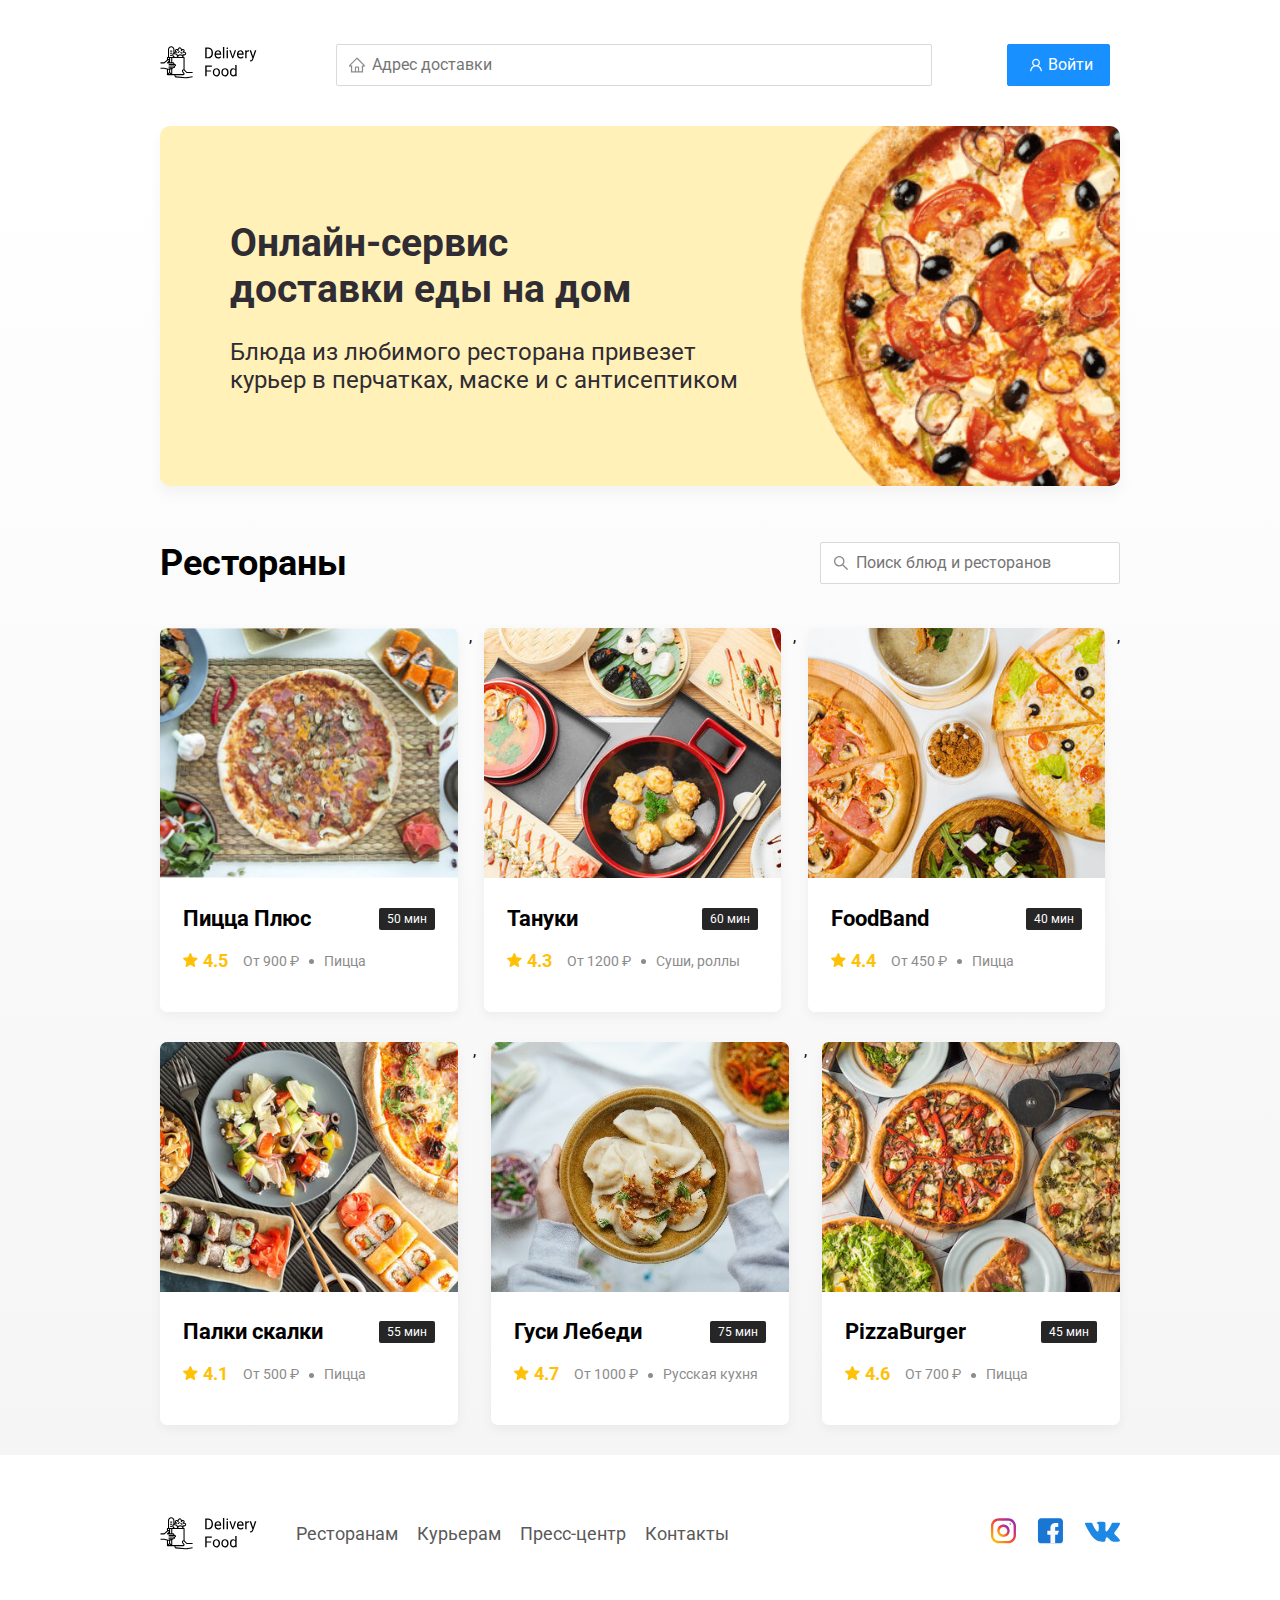
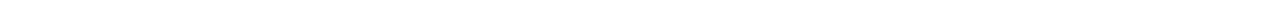
<file: index.html>
<!DOCTYPE html>
<html lang="ru">

<head>
    <meta charset="UTF-8" />
    <meta name="viewport" content="width=device-width, initial-scale=1.0" />
    <title>Delivery Food — доставка еды на дом</title>
    <link href="https://fonts.googleapis.com/css?family=Roboto:400,700&display=swap&subset=cyrillic" rel="stylesheet" />
    <link rel="stylesheet" href="css/normalize.css" />
    <link rel="stylesheet" href="css/style.css" />
    <script src="js/auth.js" defer></script>
    <script src="js/partners.js" defer></script>
</head>

<body>
    <div class="container">
        <header class="header">
            <a class="logo">
                <img src="img/icon/logo.svg" alt="Logo" />
            </a>
            <label class="address"> 
				<input type="text" class="input input-address" placeholder="Адрес доставки" />
			</label>
            <div class="buttons">
                <span class="user-name"></span>
                <button class="button button-primary button-auth">
					<span class="button-auth-svg"></span>
					<span class="button-text">Войти</span>
				</button>
                <button class="button button-cart" id="cart-button">
					<span class="button-cart-svg"></span>
					<span class="button-text">Корзина</span>
				</button>
                <button class="button button-primary button-out">
					<span class="button-text">Выйти</span>
					<span class="button-out-svg"></span>
				</button>
            </div>
        </header>
    </div>
    <!-- /.container  -->

    <main class="main">
        <div class="container">
            <section class="container-promo">
                <section class="promo pizza">
                    <h1 class="promo-title">Онлайн-сервис <br />доставки еды на дом</h1>
                    <p class="promo-text">
                        Блюда из любимого ресторана привезет курьер в перчатках, маске и с антисептиком
                    </p>
                </section>
                <!-- <section class="promo kebab">
					<h1 class="promo-title">Шашлыки на майские <br> со скидкой 35%</h1>
					<p class="promo-text">
						Закажите шашлыки в любом ресторане до 10 мая и получите скидку по промокоду OMAGAD
					</p>
				</section>
				<section class="promo vegetables">
					<h1 class="promo-title">Скидка 20% на всю еду <br> по промокоду LOVE.JS</h1>
					<p class="promo-text">
						Блюдо из ресторана привезут вместе с двумя подарочными книгами по фронтенду
					</p>
				</section>
				<section class="promo sushi">
					<h1 class="promo-title">Сеты со скидкой до 30% <br> в ресторанах</h1>
					<p class="promo-text">
						Скидки на сеты до 30 мая по промокоду DADADA
					</p>
				</section> -->
            </section>
            <section class="restaurants">
                <div class="section-heading">
                    <h2 class="section-title">Рестораны</h2>
                    <label class="search">
						          <input type="text" class="input input-search" placeholder="Поиск блюд и ресторанов" />
					          </label>
                </div>
                <div class="cards cards-restaurants"></div>
                <!-- /.cards -->
            </section>
        </div>
        <!-- /.container -->
    </main>

    <footer class="footer">
        <div class="container">
            <div class="footer-block">
                <img src="img/icon/logo.svg" alt="logo" class="logo footer-logo" />
                <nav class="footer-nav">
                    <a href="#" class="footer-link">Ресторанам </a>
                    <a href="#" class="footer-link">Курьерам</a>
                    <a href="#" class="footer-link">Пресс-центр</a>
                    <a href="#" class="footer-link">Контакты</a>
                </nav>
                <div class="social-links">
                    <a href="#" class="social-link"><img src="img/social/instagram.svg" alt="instagram" /></a>
                    <a href="#" class="social-link"><img src="img/social/fb.svg" alt="facebook" /></a>
                    <a href="#" class="social-link"><img src="img/social/vk.svg" alt="vk" /></a>
                </div>
                <!-- /.social-links -->
            </div>
            <!-- /.footer-block -->
        </div>
    </footer>

    <div class="modal modal-cart">
        <div class="modal-dialog">
            <div class="modal-header">
                <h3 class="modal-title">Корзина</h3>
                <button class="close">&times;</button>
            </div>
            <!-- /.modal-header -->
            <div class="modal-body">
                <div class="food-row">
                    <span class="food-name">Ролл угорь стандарт</span>
                    <strong class="food-price">250 ₽</strong>
                    <div class="food-counter">
                        <button class="counter-button">-</button>
                        <span class="counter">1</span>
                        <button class="counter-button">+</button>
                    </div>
                </div>
                <!-- /.foods-row -->
                <div class="food-row">
                    <span class="food-name">Ролл угорь стандарт</span>
                    <strong class="food-price">250 ₽</strong>
                    <div class="food-counter">
                        <button class="counter-button">-</button>
                        <span class="counter">1</span>
                        <button class="counter-button">+</button>
                    </div>
                </div>
                <!-- /.foods-row -->
                <div class="food-row">
                    <span class="food-name">Ролл угорь стандарт</span>
                    <strong class="food-price">250 ₽</strong>
                    <div class="food-counter">
                        <button class="counter-button">-</button>
                        <span class="counter">1</span>
                        <button class="counter-button">+</button>
                    </div>
                </div>
                <!-- /.foods-row -->
                <div class="food-row">
                    <span class="food-name">Ролл угорь стандарт</span>
                    <strong class="food-price">250 ₽</strong>
                    <div class="food-counter">
                        <button class="counter-button">-</button>
                        <span class="counter">1</span>
                        <button class="counter-button">+</button>
                    </div>
                </div>
                <!-- /.foods-row -->
            </div>
            <!-- /.modal-body -->
            <div class="modal-footer">
                <span class="modal-pricetag">1250 ₽</span>
                <div class="footer-buttons">
                    <button class="button button-primary">Оформить заказ</button>
                    <button class="button clear-cart">Отмена</button>
                </div>
            </div>
            <!-- /.modal-footer -->
        </div>
        <!-- /.modal-dialog -->
    </div>

    <div class="modal-auth">
        <div class="modal-dialog modal-dialog-auth">
            <button class="close-auth">&times;</button>
            <form id="logInForm">
                <fieldset class="modal-body">
                    <legend class="modal-title">Авторизация</legend>
                    <label class="label-auth">
                      <span>Логин</span>
                      <input id="login" type="text">
                      <small class="error"></small>
                    </label>
                    <label class="label-auth">
                      <span>Пароль</span>
                      <input id="password" type="password">
                      <small class="error"></small>
                    </label>
                </fieldset>
                <!-- /.modal-body -->
                <div class="modal-footer">
                    <div class="footer-buttons">
                        <button class="button button-primary button-login" type="submit">Войти</button>
                    </div>
                </div>
            </form>
            <!-- /.modal-footer -->
        </div>
        <!-- /.modal-dialog -->
    </div>
</body>

</html>
</file>
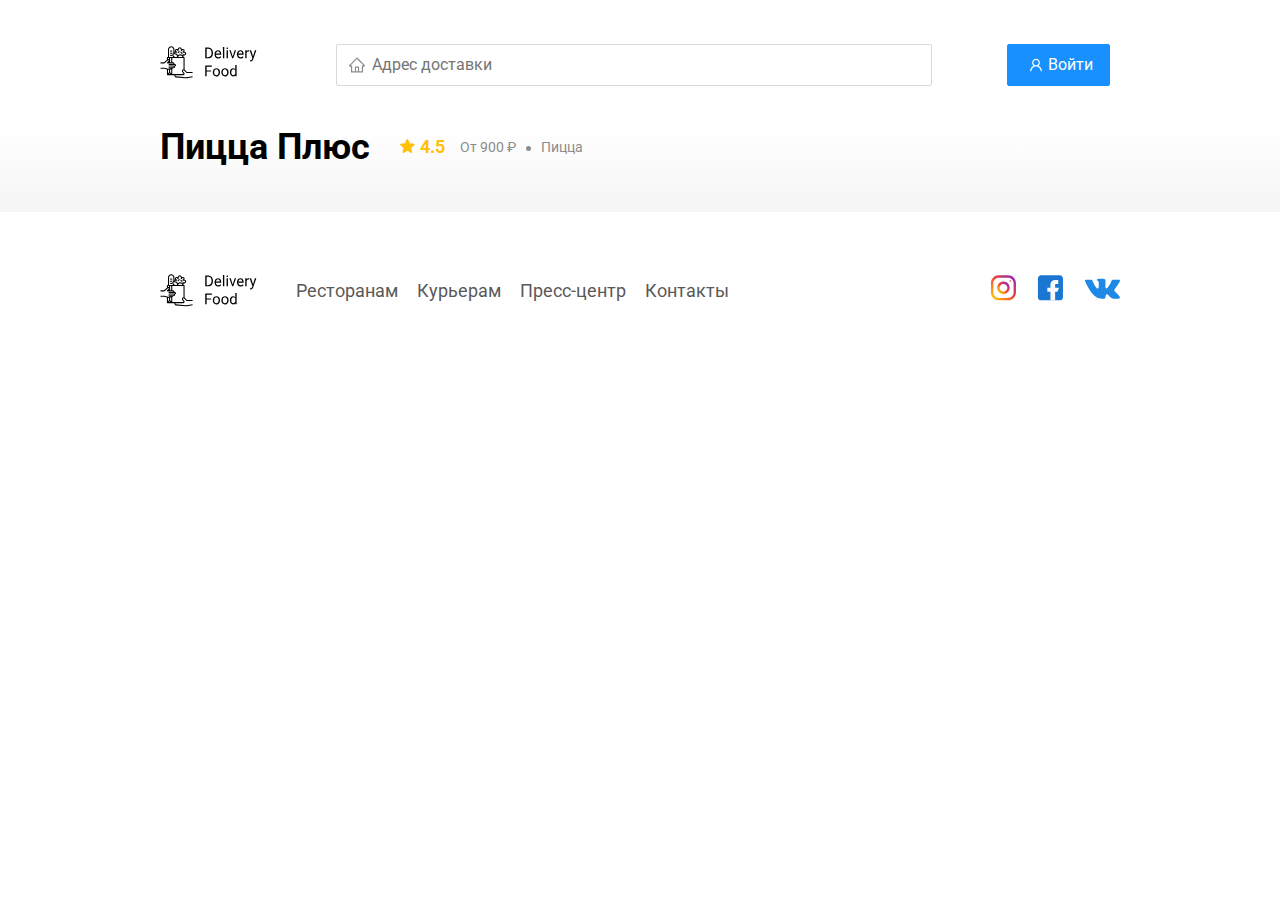
<file: restaurant.html>
<!DOCTYPE html>
<html lang="ru">

<head>
    <meta charset="UTF-8" />
    <meta name="viewport" content="width=device-width, initial-scale=1.0" />
    <title>PizzaBurger — доставка еды на дом</title>
    <link href="https://fonts.googleapis.com/css?family=Roboto:400,700&display=swap&subset=cyrillic" rel="stylesheet" />
    <link rel="stylesheet" href="css/normalize.css" />
    <link rel="stylesheet" href="css/style.css" />
    <script src="js/auth.js" defer></script>
    <script src="js/menu.js" defer></script>

</head>

<body>
    <div class="container">
        <header class="header">
            <a href="index.html" class="logo">
                <img src="img/icon/logo.svg" alt="Logo" />
            </a>
            <label class="address">
				<input type="text" class="input input-address" placeholder="Адрес доставки" />
			</label>
            <div class="buttons">
                <span class="user-name"></span>
                <button class="button button-primary button-auth">
					<span class="button-auth-svg"></span>
					<span class="button-text">Войти</span>
				</button>
                <button class="button button-cart" id="cart-button">
					<span class="button-cart-svg"></span>
					<span class="button-text">Корзина</span>
				</button>
                <button class="button button-primary button-out">
					<span class="button-text">Выйти</span>
					<span class="button-out-svg"></span>
				</button>
            </div>
        </header>
    </div>
    <!-- /.container  -->

    <main class="main">
        <div class="container">
            <section class="menu">
                <div class="section-heading">
                    <h2 class="section-title restaurant-title">Пицца Плюс</h2>
                    <div class="card-info">
                        <div class="rating">
                            4.5
                        </div>
                        <div class="price">От <span>900</span> ₽</div>
                        <div class="category">Пицца</div>
                    </div>
                    <!-- /.card-info -->
                </div>
                <div class="cards cards-menu">

                </div>
                <!-- /.cards -->
            </section>
        </div>
        <!-- /.container -->
    </main>

    <footer class="footer">
        <div class="container">
            <div class="footer-block">
                <img src="img/icon/logo.svg" alt="logo" class="logo footer-logo" />
                <nav class="footer-nav">
                    <a href="#" class="footer-link">Ресторанам </a>
                    <a href="#" class="footer-link">Курьерам</a>
                    <a href="#" class="footer-link">Пресс-центр</a>
                    <a href="#" class="footer-link">Контакты</a>
                </nav>
                <div class="social-links">
                    <a href="#" class="social-link"><img src="img/social/instagram.svg" alt="instagram" /></a>
                    <a href="#" class="social-link"><img src="img/social/fb.svg" alt="facebook" /></a>
                    <a href="#" class="social-link"><img src="img/social/vk.svg" alt="vk" /></a>
                </div>
                <!-- /.social-links -->
            </div>
            <!-- /.footer-block -->
        </div>
    </footer>

    <div class="modal modal-cart">
        <div class="modal-dialog">
            <div class="modal-header">
                <h3 class="modal-title">Корзина</h3>
                <button class="close">&times;</button>
            </div>
            <!-- /.modal-header -->
            <div class="modal-body">
                <div class="food-row">
                    <span class="food-name">Ролл угорь стандарт</span>
                    <strong class="food-price">250 ₽</strong>
                    <div class="food-counter">
                        <button class="counter-button">-</button>
                        <span class="counter">1</span>
                        <button class="counter-button">+</button>
                    </div>
                </div>
                <!-- /.foods-row -->
                <div class="food-row">
                    <span class="food-name">Ролл угорь стандарт</span>
                    <strong class="food-price">250 ₽</strong>
                    <div class="food-counter">
                        <button class="counter-button">-</button>
                        <span class="counter">1</span>
                        <button class="counter-button">+</button>
                    </div>
                </div>
                <!-- /.foods-row -->
                <div class="food-row">
                    <span class="food-name">Ролл угорь стандарт</span>
                    <strong class="food-price">250 ₽</strong>
                    <div class="food-counter">
                        <button class="counter-button">-</button>
                        <span class="counter">1</span>
                        <button class="counter-button">+</button>
                    </div>
                </div>
                <!-- /.foods-row -->
                <div class="food-row">
                    <span class="food-name">Ролл угорь стандарт</span>
                    <strong class="food-price">250 ₽</strong>
                    <div class="food-counter">
                        <button class="counter-button">-</button>
                        <span class="counter">1</span>
                        <button class="counter-button">+</button>
                    </div>
                </div>
                <!-- /.foods-row -->
            </div>
            <!-- /.modal-body -->
            <div class="modal-footer">
                <span class="modal-pricetag">1250 ₽</span>
                <div class="footer-buttons">
                    <button class="button button-primary">Оформить заказ</button>
                    <button class="button clear-cart">Отмена</button>
                </div>
            </div>
            <!-- /.modal-footer -->
        </div>
        <!-- /.modal-dialog -->
    </div>

    <div class="modal-auth">
        <div class="modal-dialog modal-dialog-auth">
            <button class="close-auth">&times;</button>
            <form id="logInForm">
                <fieldset class="modal-body">
                    <legend class="modal-title">Авторизация</legend>
                    <label class="label-auth">
						<span>Логин</span>
						<input id="login" type="text">
					</label>
                    <label class="label-auth">
						<span>Пароль</span>
						<input id="password" type="password">
					</label>
                </fieldset>
                <!-- /.modal-body -->
                <div class="modal-footer">
                    <div class="footer-buttons">
                        <button class="button button-primary button-login" type="submit">Войти</button>
                    </div>
                </div>
            </form>
            <!-- /.modal-footer -->
        </div>
        <!-- /.modal-dialog -->
    </div>
</body>

</html>
</file>
<file: css/style.css>
* {
    box-sizing: border-box;
}

body {
    font-family: "Roboto", sans-serif;
    padding-top: 44px;
}

a,
button {
    cursor: pointer;
    color: inherit;
}

.hide {
    display: none;
}

.container {
    max-width: 1200px;
    margin: auto;
}

.header {
    display: flex;
    align-items: center;
    justify-content: space-between;
    margin-bottom: 40px;
}

.input {
    background-color: #ffffff;
    border: 1px solid #d9d9d9;
    border-radius: 2px;
    font-size: 16px;
    line-height: 24px;
    padding: 8px 8px 8px 35px;
    background-repeat: no-repeat;
    background-position: left 11px center;
}

.address {
    flex: 0.8;
}

.input-address {
    width: 100%;
    background-image: url(../img/icon/home.svg);
}

.search {
    margin-left: auto;
}

.input-search {
    width: 300px;
    background-image: url(../img/icon/search.svg);
}

.buttons {
    display: flex;
    align-items: center;
}

.button {
    display: flex;
    align-items: center;
    padding: 8px 16px;
    background: #ffffff;
    border: 1px solid #d9d9d9;
    box-sizing: border-box;
    box-shadow: 0 0 2px rgba(0, 0, 0, 0.0015);
    border-radius: 2px;
    color: #595959;
    font-size: 16px;
    line-height: 24px;
}

.button:hover {
    background: #1890ff;
    border: 1px solid #1890ff;
    color: #fff;
}

.button-primary {
    background: #1890ff;
    border: 1px solid #1890ff;
    color: #fff;
    margin-right: 10px;
}

.button-primary:hover {
    background: #ffffff;
    border: 1px solid #d9d9d9;
    color: #595959;
}

.button-icon {
    margin-right: 6px;
}

.button-card-text {
    margin-right: 10px;
}

.button-auth {
    background-position: 20px 13px;
}

.button-primary .button-auth-svg {
    width: 24px;
    height: 24px;
    background-color: #fff;
    -webkit-mask: url("../img/icon/user.svg") no-repeat 50% 50%;
    mask: url("../img/icon/user.svg") no-repeat 50% 50%;
    background-repeat: no-repeat;
}

.button-primary:hover .button-auth-svg {
    background-color: #595959;
}

.button .button-cart-svg {
    width: 24px;
    height: 24px;
    background-color: #595959;
    -webkit-mask: url("../img/icon/shopping-cart.svg") no-repeat 50% 50%;
    mask: url("../img/icon/shopping-cart.svg") no-repeat 50% 50%;
    background-repeat: no-repeat;
}

.button-primary .button-cart-svg {
    background-color: #fff;
}

.button:hover .button-cart-svg {
    background-color: #fff;
}

.button-primary:hover .button-cart-svg {
    background-color: #595959;
}

.button-cart {
    display: none;
    margin: 0 5px;
}

.button-out {
    display: none;
    margin: 0 5px;
}

.user-name {
    display: none;
    margin-right: 20px;
    font-weight: bold;
    font-size: 18px;
}

.promo-slider {
    width: 600px;
    height: 300px;
}

.promo {
    box-shadow: 0 7px 12px rgba(158, 158, 163, 0.1);
    border-radius: 10px;
    padding: 68px 70px;
    margin-bottom: 56px;
}

.pizza {
    background: #fff1b8 url(../img/promo/pizza.png) no-repeat top -100px right -250px / 830px
}

.kebab {
    background: #D6E4FF url(../img/promo/kebab.png) no-repeat top 45px right 40px / 450px;
}

.vegetables {
    background: #FFF566 url(../img/promo/vegetables.png) no-repeat top 0 right 0 / 825px
}

.sushi {
    background: #FFF1F0 url(../img/promo/sushi.png) no-repeat top 10px right 15px / 500px
}

.promo-title {
    font-style: normal;
    font-weight: bold;
    font-size: 39px;
    line-height: 46px;
    color: #302c34;
}

.promo-text {
    font-style: normal;
    font-weight: normal;
    font-size: 24px;
    line-height: 28px;
    color: #302c34;
    max-width: 538px;
}

.main {
    background: linear-gradient(180deg, rgba(245, 245, 245, 0) 1.04%, #f5f5f5 100%);
}

.section-heading {
    display: flex;
    align-items: center;
    margin-bottom: 44px;
}

.section-title {
    font-style: normal;
    font-weight: bold;
    font-size: 36px;
    line-height: 42px;
    margin: 0 30px 0 0;
    color: #000000;
}

.cards {
    display: flex;
    align-items: flex-start;
    justify-content: space-between;
    flex-wrap: wrap;
}

.card {
    background: #ffffff;
    box-shadow: 0 4px 12px rgba(0, 0, 0, 0.05);
    border-radius: 7px;
    overflow: hidden;
    margin-bottom: 30px;
    flex-basis: 31%;
    text-decoration: none;
}

.card-restaurant {
    cursor: pointer
}

.card-image {
    width: 100%;
    height: 250px;
    object-fit: cover;
}

.card-text {
    padding: 20px 23px 35px;
    min-height: 275px;
    display: flex;
    flex-direction: column;
}

.restaurants .card-text {
    min-height: auto;
}

.card-heading {
    display: flex;
    align-items: center;
    justify-content: space-between;
    margin-bottom: 10px;
}

.card-title {
    margin: 0;
    font-style: normal;
    font-weight: bold;
    font-size: 22px;
    line-height: 32px;
}

.card-title-reg {
    font-weight: 400;
}

.card-tag {
    font-style: normal;
    font-weight: normal;
    font-size: 12px;
    line-height: 20px;
    color: #ffffff;
    background: #262626;
    border-radius: 2px;
    padding: 1px 8px;
}

.card-info {
    display: flex;
    align-items: center;
    flex-wrap: wrap;
}

.card-buttons {
    display: flex;
    margin-top: 24px;
    flex-grow: 1;
    align-items: flex-end;
}

.card-price-bold {
    font-weight: bold;
    font-size: 20px;
    line-height: 32px;
    margin-left: 30px;
}

.rating {
    background-image: url("../img/icon/rating.svg");
    background-repeat: no-repeat;
    background-position: 0 7px;
    padding-left: 20px;
    margin-right: 26px;
    color: #ffc107;
    font-weight: bold;
    font-size: 18px;
    line-height: 32px;
}

.price,
.category {
    color: #8c8c8c;
    font-size: 18px;
    line-height: 32px;
}

.price {
    margin-right: 10px;
}

.ingredients {
    color: #8c8c8c;
    font-size: 18px;
    line-height: 21px;
}

.category {
    text-overflow: ellipsis;
    overflow: hidden;
    white-space: nowrap;
    max-width: 150px;
}

.price:after {
    content: "";
    width: 5px;
    height: 5px;
    background-color: #8c8c8c;
    display: inline-block;
    vertical-align: middle;
    border-radius: 50%;
    margin-left: 10px;
}

.footer {
    padding: 60px 0;
}

.footer-block {
    display: flex;
    align-items: center;
    justify-content: space-between;
}

.footer-nav {
    margin-left: 35px;
    margin-right: auto;
}

.footer-link {
    display: inline-block;
    color: #595959;
    font-style: normal;
    font-weight: normal;
    font-size: 18px;
    line-height: 21px;
    text-decoration: none;
}

.footer-link:not(:last-child) {
    margin-right: 15px;
}

.social-links {
    display: flex;
    align-items: center;
}

.social-link:not(:last-child) {
    margin-right: 21px;
}

.modal {
    position: fixed;
    left: 0;
    top: 0;
    width: 100%;
    height: 100%;
    background: rgba(0, 0, 0, 0.4);
    display: none;
    z-index: 999;
}

.modal-auth {
    position: fixed;
    left: 0;
    top: 0;
    width: 100%;
    height: 100%;
    background: rgba(0, 0, 0, 0.4);
    display: flex;
    opacity: 0;
    visibility: hidden;
    z-index: 999;
    transition: 0.3s;
}

.is-open {
    opacity: 1;
    visibility: visible;
}

.modal-dialog {
    max-width: 600px;
    width: 95%;
    background: #ffffff;
    border-radius: 5px;
    margin: auto;
    position: relative;
    padding: 40px 45px;
}

.label-auth {
    display: block;
    margin: 30px;
}

.label-auth span {
    display: block;
    font-size: 14px;
    margin-bottom: 5px;
}

.label-auth input {
    padding: 10px;
    width: 100%;
    border: 1px solid #000000;
    outline: none;
    transition: all 0.3s;
}

.label-auth small {
    color: #bd1d1d;
    display: block;
    margin-top: 5px;
}

.label-auth input:focus {
    border: 1px solid #1890ff;
}

.modal-header {
    display: flex;
    align-items: center;
    justify-content: space-between;
    margin-bottom: 45px;
}

.modal-title {
    margin: 0;
    font-weight: bold;
    font-size: 36px;
    line-height: 42px;
}

.close {
    font-size: 36px;
    border: none;
    background-color: transparent;
}

.close-auth {
    font-size: 36px;
    border: none;
    background-color: transparent;
    position: absolute;
    top: 10px;
    right: 20px;
}

.modal-body {
    margin-bottom: 22px;
}

.food-row {
    display: flex;
    align-items: flex-start;
    justify-content: space-between;
    padding-bottom: 8px;
    border-bottom: 1px solid #d9d9d9;
    margin-bottom: 15px;
}

.food-name {
    font-weight: normal;
    font-size: 18px;
    line-height: 32px;
}

.food-price {
    margin-left: auto;
    margin-right: 47px;
    font-weight: bold;
    font-size: 20px;
    line-height: 32px;
}

.food-counter {
    display: flex;
    align-items: center;
}

.counter-button {
    display: flex;
    align-items: center;
    justify-content: center;
    width: 39px;
    height: 32px;
    background: #ffffff;
    border: 1px solid #40a9ff;
    box-sizing: border-box;
    border-radius: 2px;
    font-weight: normal;
    font-size: 14px;
    line-height: 22px;
    color: #40a9ff;
}

.counter-button:hover {
    background: #40a9ff;
    border: 1px solid #ffffff;
    color: #ffffff;
}

.counter {
    font-size: 16px;
    line-height: 24px;
    margin-left: 10px;
    margin-right: 10px;
}

.modal-footer {
    display: flex;
    align-items: center;
    justify-content: space-between;
}

.modal-auth .modal-footer {
    justify-content: flex-end;
}

.footer-buttons {
    display: flex;
    align-items: center;
}

.modal-pricetag {
    background: #262626;
    border-radius: 5px;
    color: #ffffff;
    padding: 15px 20px;
    font-size: 20px;
    line-height: 23px;
}

@media (max-width: 1366px) {
    .container {
        max-width: 960px;
    }
    .pizza {
        background-position: center right -300px;
        background-size: 750px;
    }
    .kebab {
        background-position: top -5px right -93px;
        background-size: 530px;
    }
    .vegetables {
        background-position: top 0 right -93px;
        background-size: 820px;
    }
    .sushi {
        background-position: center right -90px;
    }
    .rating {
        margin-right: 15px;
    }
    .category,
    .price {
        font-size: 14px;
    }
}

@media (max-width: 992px) {
    .container {
        max-width: 750px;
    }
    .pizza {
        padding: 50px;
        background-size: 500px;
        background-position: center right -200px;
    }
    .kebab {
        background-position: top 55px right -100px;
        background-size: 385px;
    }
    .vegetables {
        background-position: top 0 right -280px;
        background-size: 810px;
    }
    .sushi {
        background-position: top 30px right -175px;
    }
    .promo-text {
        font-size: 18px;
        max-width: 400px;
    }
    .card {
        flex-basis: 49%;
    }
    .footer-link {
        font-size: 16px;
    }
}

@media (max-width: 768px) {
    .container {
        max-width: 560px;
    }
    .card-info {
        flex-wrap: wrap;
    }
    .card .rating {
        flex-basis: 100%;
    }
    .card-title {
        font-size: 18px;
    }
    .card-text {
        min-height: 290px;
    }
    .card-price-bold {
        margin-left: 20px;
    }
    .pizza {
        background-size: 400px;
        background-position: bottom 50px right -200px;
    }
    .kebab {
        background-position: top -5px right -74px;
        background-size: 300px;
    }
    .vegetables {
        background-position: top 0 right -240px;
        background-size: 702px;
    }
    .sushi {
        background-position: top -24px right -75px;
        background-size: 302px;
    }
    .promo-title {
        font-size: 24px;
        line-height: 1.4;
    }
    .promo-text {
        margin-top: 0;
    }
}

@media (max-width: 578px) {
    .container {
        width: 90%;
    }
    .address {
        min-width: 100%;
        order: 1;
    }
    .header {
        flex-wrap: wrap;
    }
    .input-address {
        margin-top: 15px;
        order: 5;
        flex: 1;
    }
    .promo {
        background-image: none;
    }
    .promo-title {
        margin-bottom: 10px;
    }
    .section-title {
        font-size: 20px;
    }
    .card {
        flex-basis: 100%;
    }
    .card-text {
        min-height: auto;
    }
    .card-image {
        width: 100%;
    }
    .footer {
        padding: 30px 0;
    }
    .footer-block {
        align-items: flex-start;
    }
    .footer-nav {
        margin-left: 0;
        margin-right: 0;
        order: 0;
        display: flex;
        flex-direction: column;
    }
    .footer-logo {
        margin-right: 15px;
        order: 1;
    }
    .social-links {
        order: 2;
    }
}

@media (max-width: 480px) {
    .button-text {
        display: none;
    }
    .button-icon {
        margin: 0;
    }
    .user-name {
        margin: 10px;
    }
    .buttons {
        flex-wrap: wrap;
        margin-left: auto;
    }
    .button {
        min-height: 40px;
        padding: 5px 12px;
    }
    .button-out-svg {
        width: 24px;
        height: 24px;
        background-color: #fff;
        -webkit-mask: url(../img/icon/logout.svg) no-repeat 50% 50%;
        mask: url(../img/icon/logout.svg) no-repeat 50% 50%;
        background-repeat: no-repeat;
        -webkit-mask-size: 20px;
        mask-size: 20px;
    }
    .promo {
        padding: 20px;
    }
    .section-heading {
        flex-wrap: wrap;
    }
    .footer-block {
        flex-wrap: wrap;
        flex-direction: column;
        align-items: center;
    }
    .footer-logo {
        order: 0;
        margin-bottom: 20px;
    }
    .footer-nav {
        margin-bottom: 20px;
        text-align: center;
    }
    .footer-link:not(:last-child) {
        margin-right: 0;
    }
}
</file>
